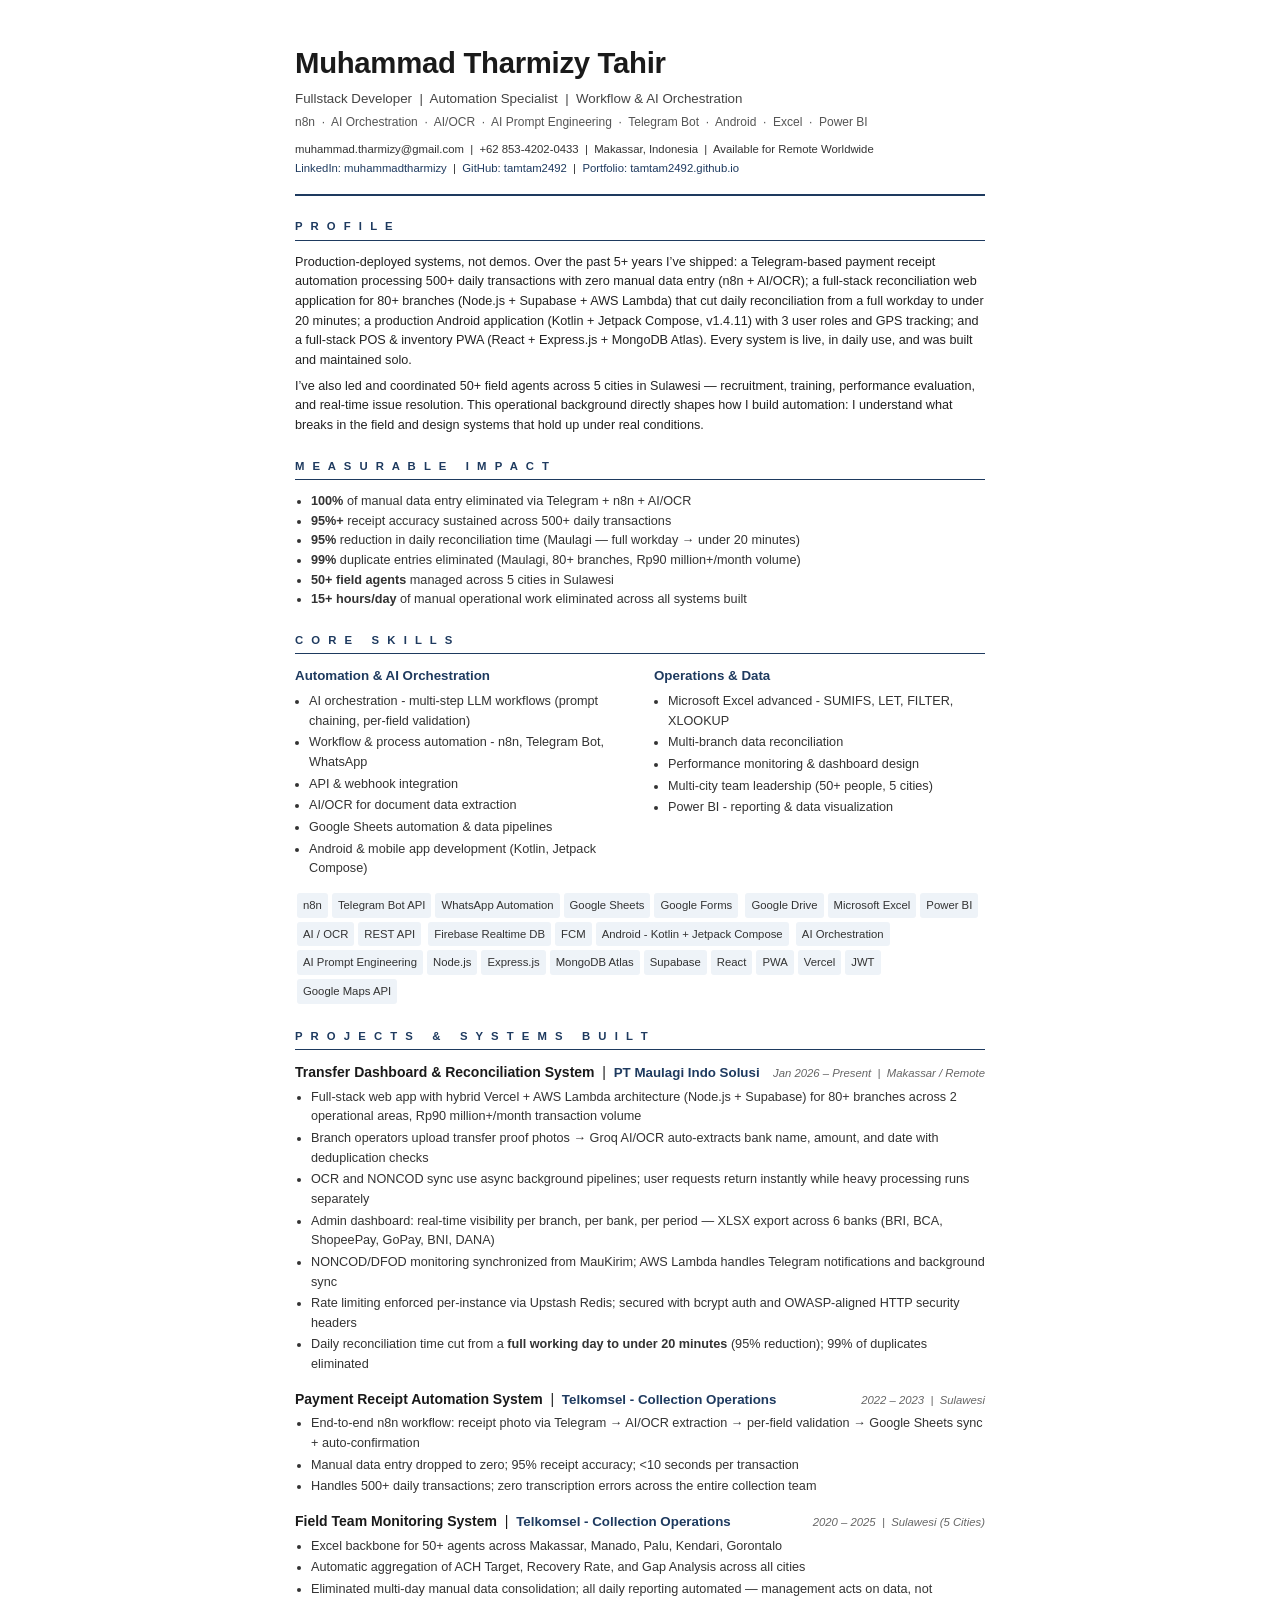
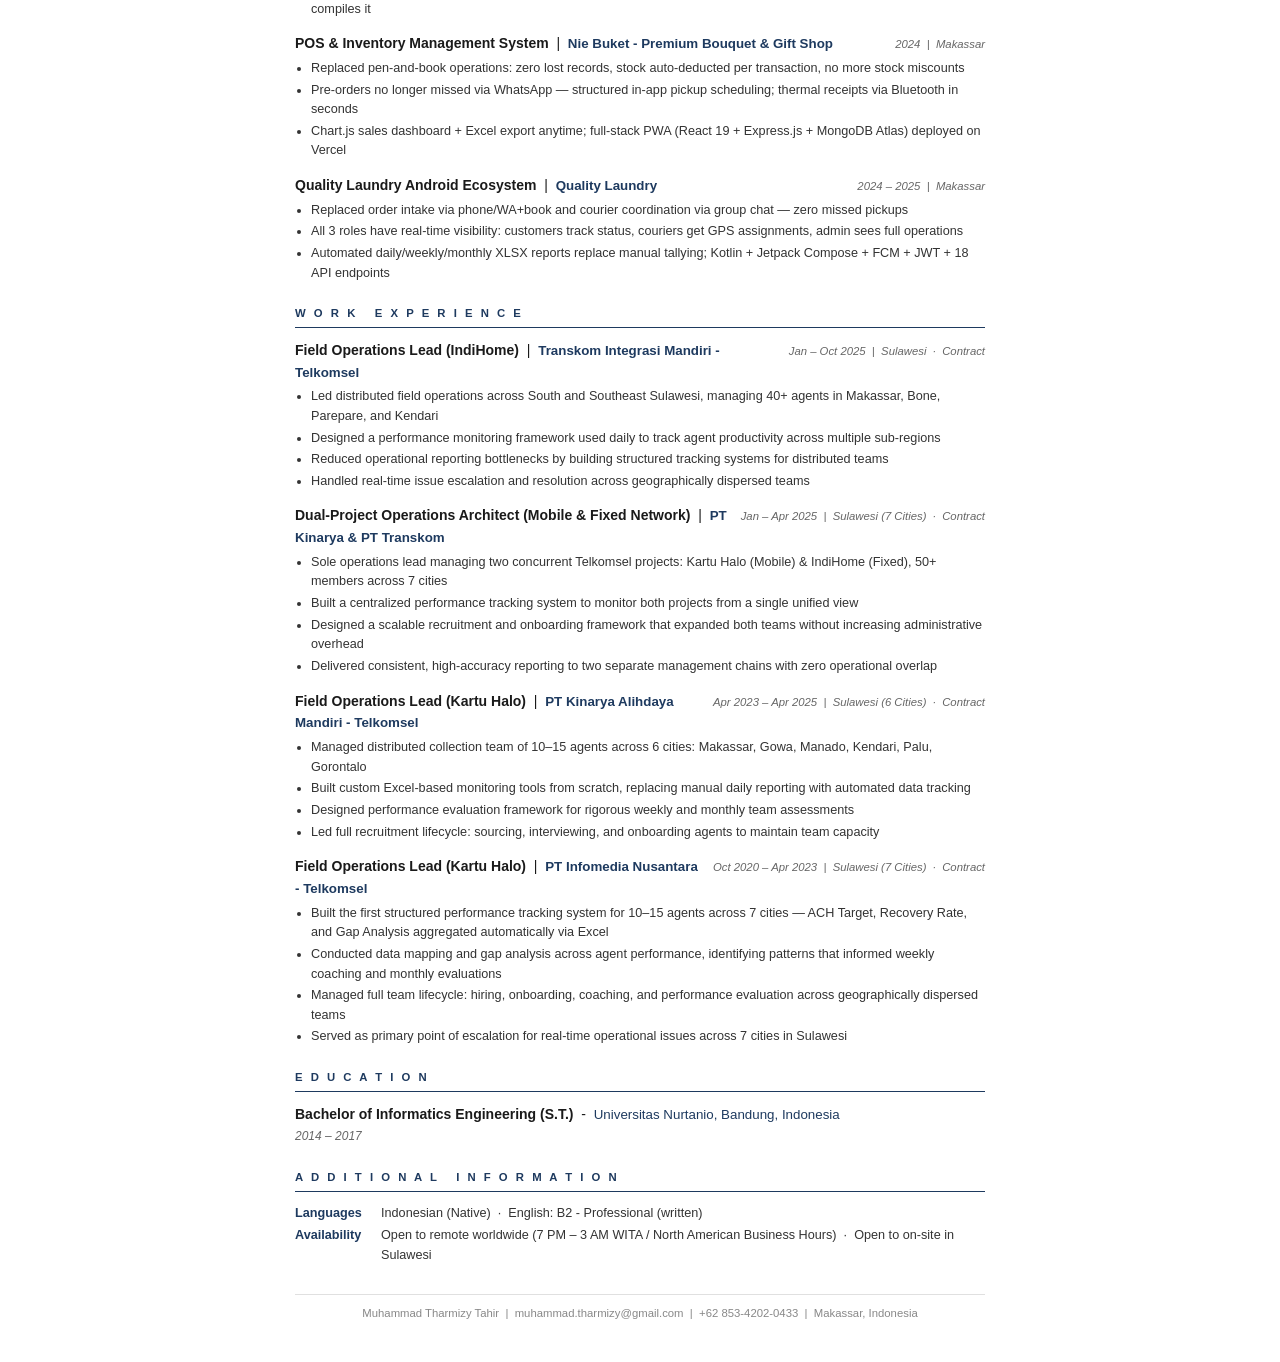
<file: cv-en.html>
<!DOCTYPE html>
<html lang="en">
<head>
<meta charset="UTF-8"/>
<meta name="viewport" content="width=device-width,initial-scale=1.0"/>
<title>CV - Muhammad Tharmizy Tahir</title>
<style>
* { box-sizing: border-box; margin: 0; padding: 0; }
body {
  font-family: Calibri, 'Segoe UI', Arial, sans-serif;
  font-size: 10.5pt;
  color: #1a1a1a;
  background: #fff;
  line-height: 1.55;
}
.page {
  max-width: 794px;
  margin: 0 auto;
  padding: 40px 52px;
}
/* ── Header ── */
.header {
  border-bottom: 2px solid #1e3a5f;
  padding: 0 0 16px;
  margin-bottom: 20px;
  display: flex;
  align-items: center;
  gap: 20px;
}
.header-text { flex: 1; }
.header h1 { font-size: 22pt; font-weight: 700; letter-spacing: -0.3px; color: #1a1a1a; }
.header .subtitle { font-size: 10pt; color: #444; margin-top: 4px; }
.header .tagline { font-size: 9pt; color: #555; margin-top: 3px; }
.header .contact-line { font-size: 8.5pt; color: #333; margin-top: 8px; line-height: 1.7; }
.header .contact-line a { color: #1e3a5f; text-decoration: none; }
.foto {
  width: 90px; height: 110px;
  object-fit: cover; object-position: top;
  border-radius: 5px;
  border: 1px solid #ccc;
  flex-shrink: 0;
}
/* ── Section heading ── */
h2.section {
  font-size: 8.5pt;
  font-weight: 700;
  letter-spacing: 2.5px;
  text-transform: uppercase;
  color: #1e3a5f;
  border-bottom: 1.5px solid #1e3a5f;
  padding-bottom: 4px;
  margin-bottom: 12px;
  margin-top: 22px;
}
/* ── Stats (plain list, ATS-safe) ── */
/* ── Skills ── */
.skills-grid {
  display: grid;
  grid-template-columns: 1fr 1fr;
  gap: 0 28px;
}
.skills-col h4 { font-weight: 700; font-size: 10pt; margin-bottom: 5px; color: #1e3a5f; }
.skills-col ul { padding-left: 14px; }
.skills-col li { font-size: 9.5pt; color: #333; margin-bottom: 2px; }
/* ── Tools ── */
.tools-line { font-size: 8.5pt; color: #333; margin-top: 10px; line-height: 2; }
.tools-line span {
  display: inline-block;
  background: #eef3f8;
  border-radius: 3px;
  padding: 1px 6px;
  margin: 2px 2px;
}
/* ── Project / Job ── */
.job { margin-bottom: 14px; page-break-inside: avoid; }
.job-header {
  display: flex;
  justify-content: space-between;
  align-items: baseline;
  gap: 8px;
  margin-bottom: 2px;
}
.job-title { font-size: 10.5pt; font-weight: 700; color: #1a1a1a; }
.job-company { font-size: 10pt; font-weight: 700; color: #1e3a5f; }
.job-meta { font-size: 8.5pt; color: #666; font-style: italic; white-space: nowrap; }
.job ul { padding-left: 16px; margin-top: 4px; }
.job li { font-size: 9.5pt; color: #333; margin-bottom: 2px; }
/* ── Education ── */
.edu { margin-top: 8px; }
.edu .degree { font-weight: 700; font-size: 10.5pt; }
.edu .uni { color: #1e3a5f; font-size: 10pt; }
.edu .year { font-size: 9pt; color: #666; font-style: italic; }
/* ── Info row ── */
.info-row { display: flex; gap: 6px; margin-bottom: 3px; font-size: 9.5pt; }
.info-key { font-weight: 700; min-width: 80px; color: #1e3a5f; }
.info-val { color: #333; }
/* ── Footer ── */
.footer {
  text-align: center;
  font-size: 8.5pt;
  color: #888;
  margin-top: 28px;
  border-top: 1px solid #e0e0e0;
  padding-top: 10px;
}
@media print {
  body { background: #fff; }
  .page { padding: 28px 36px; max-width: 100%; }
  @page { margin: 1.2cm; size: A4; }
}
</style>
</head>
<body>
<div class="page">

<!-- HEADER -->
<div class="header">
  <div class="header-text">
    <h1>Muhammad Tharmizy Tahir</h1>
    <div class="subtitle">Fullstack Developer &nbsp;|&nbsp; Automation Specialist &nbsp;|&nbsp; Workflow &amp; AI Orchestration</div>
    <div class="tagline">n8n &nbsp;&middot;&nbsp; AI Orchestration &nbsp;&middot;&nbsp; AI/OCR &nbsp;&middot;&nbsp; AI Prompt Engineering &nbsp;&middot;&nbsp; Telegram Bot &nbsp;&middot;&nbsp; Android &nbsp;&middot;&nbsp; Excel &nbsp;&middot;&nbsp; Power BI</div>
    <div class="contact-line">
      muhammad.tharmizy@gmail.com &nbsp;|&nbsp; +62 853-4202-0433 &nbsp;|&nbsp; Makassar, Indonesia &nbsp;|&nbsp; Available for Remote Worldwide<br/>
      <a href="https://linkedin.com/in/muhammadtharmizy">LinkedIn: muhammadtharmizy</a> &nbsp;|&nbsp;
      <a href="https://github.com/tamtam2492">GitHub: tamtam2492</a> &nbsp;|&nbsp;
      <a href="https://tamtam2492.github.io">Portfolio: tamtam2492.github.io</a>
    </div>
  </div>
</div>

<!-- PROFILE -->
<h2 class="section">P R O F I L E</h2>
<p style="font-size:9.5pt;color:#222;margin-bottom:6px;">
Production-deployed systems, not demos. Over the past 5+ years I&rsquo;ve shipped: a Telegram-based payment receipt automation processing 500+ daily transactions with zero manual data entry (n8n + AI/OCR); a full-stack reconciliation web application for 80+ branches (Node.js + Supabase + AWS Lambda) that cut daily reconciliation from a full workday to under 20 minutes; a production Android application (Kotlin + Jetpack Compose, v1.4.11) with 3 user roles and GPS tracking; and a full-stack POS &amp; inventory PWA (React + Express.js + MongoDB Atlas). Every system is live, in daily use, and was built and maintained solo.
</p>
<p style="font-size:9.5pt;color:#222;">
I&rsquo;ve also led and coordinated 50+ field agents across 5 cities in Sulawesi &mdash; recruitment, training, performance evaluation, and real-time issue resolution. This operational background directly shapes how I build automation: I understand what breaks in the field and design systems that hold up under real conditions.
</p>

<!-- STATS -->
<h2 class="section">M E A S U R A B L E &nbsp; I M P A C T</h2>
<ul style="padding-left:16px;font-size:9.5pt;color:#333;margin-bottom:4px;">
  <li><strong>100%</strong> of manual data entry eliminated via Telegram + n8n + AI/OCR</li>
  <li><strong>95%+</strong> receipt accuracy sustained across 500+ daily transactions</li>
  <li><strong>95%</strong> reduction in daily reconciliation time (Maulagi &mdash; full workday &rarr; under 20 minutes)</li>
  <li><strong>99%</strong> duplicate entries eliminated (Maulagi, 80+ branches, Rp90 million+/month volume)</li>
  <li><strong>50+ field agents</strong> managed across 5 cities in Sulawesi</li>
  <li><strong>15+ hours/day</strong> of manual operational work eliminated across all systems built</li>
</ul>

<!-- CORE SKILLS -->
<h2 class="section">C O R E &nbsp; S K I L L S</h2>
<div class="skills-grid">
  <div class="skills-col">
    <h4>Automation &amp; AI Orchestration</h4>
    <ul>
      <li>AI orchestration - multi-step LLM workflows (prompt chaining, per-field validation)</li>
      <li>Workflow &amp; process automation - n8n, Telegram Bot, WhatsApp</li>
      <li>API &amp; webhook integration</li>
      <li>AI/OCR for document data extraction</li>
      <li>Google Sheets automation &amp; data pipelines</li>
      <li>Android &amp; mobile app development (Kotlin, Jetpack Compose)</li>
    </ul>
  </div>
  <div class="skills-col">
    <h4>Operations &amp; Data</h4>
    <ul>
      <li>Microsoft Excel advanced - SUMIFS, LET, FILTER, XLOOKUP</li>
      <li>Multi-branch data reconciliation</li>
      <li>Performance monitoring &amp; dashboard design</li>
      <li>Multi-city team leadership (50+ people, 5 cities)</li>
      <li>Power BI - reporting &amp; data visualization</li>
    </ul>
  </div>
</div>
<div class="tools-line">
  <span>n8n</span><span>Telegram Bot API</span><span>WhatsApp Automation</span><span>Google Sheets</span><span>Google Forms</span>
  <span>Google Drive</span><span>Microsoft Excel</span><span>Power BI</span><span>AI / OCR</span><span>REST API</span>
  <span>Firebase Realtime DB</span><span>FCM</span><span>Android - Kotlin + Jetpack Compose</span>
  <span>AI Orchestration</span><span>AI Prompt Engineering</span><span>Node.js</span><span>Express.js</span><span>MongoDB Atlas</span><span>Supabase</span><span>React</span><span>PWA</span><span>Vercel</span><span>JWT</span><span>Google Maps API</span>
</div>

<!-- PROJECTS & SYSTEMS BUILT -->
<h2 class="section">P R O J E C T S &nbsp; &amp; &nbsp; S Y S T E M S &nbsp; B U I L T</h2>

<div class="job">
  <div class="job-header">
    <span><span class="job-title">Transfer Dashboard &amp; Reconciliation System</span> &nbsp;|&nbsp; <span class="job-company">PT Maulagi Indo Solusi</span></span>
    <span class="job-meta">Jan 2026 – Present &nbsp;|&nbsp; Makassar / Remote</span>
  </div>
  <ul>
    <li>Full-stack web app with hybrid Vercel + AWS Lambda architecture (Node.js + Supabase) for 80+ branches across 2 operational areas, Rp90 million+/month transaction volume</li>
    <li>Branch operators upload transfer proof photos → Groq AI/OCR auto-extracts bank name, amount, and date with deduplication checks</li>
    <li>OCR and NONCOD sync use async background pipelines; user requests return instantly while heavy processing runs separately</li>
    <li>Admin dashboard: real-time visibility per branch, per bank, per period — XLSX export across 6 banks (BRI, BCA, ShopeePay, GoPay, BNI, DANA)</li>
    <li>NONCOD/DFOD monitoring synchronized from MauKirim; AWS Lambda handles Telegram notifications and background sync</li>
    <li>Rate limiting enforced per-instance via Upstash Redis; secured with bcrypt auth and OWASP-aligned HTTP security headers</li>
    <li>Daily reconciliation time cut from a <strong>full working day to under 20 minutes</strong> (95% reduction); 99% of duplicates eliminated</li>
  </ul>
</div>

<div class="job">
  <div class="job-header">
    <span><span class="job-title">Payment Receipt Automation System</span> &nbsp;|&nbsp; <span class="job-company">Telkomsel - Collection Operations</span></span>
    <span class="job-meta">2022 – 2023 &nbsp;|&nbsp; Sulawesi</span>
  </div>
  <ul>
    <li>End-to-end n8n workflow: receipt photo via Telegram &#x2192; AI/OCR extraction &#x2192; per-field validation &#x2192; Google Sheets sync + auto-confirmation</li>
    <li>Manual data entry dropped to zero; 95% receipt accuracy; &lt;10 seconds per transaction</li>
    <li>Handles 500+ daily transactions; zero transcription errors across the entire collection team</li>
  </ul>
</div>

<div class="job">
  <div class="job-header">
    <span><span class="job-title">Field Team Monitoring System</span> &nbsp;|&nbsp; <span class="job-company">Telkomsel - Collection Operations</span></span>
    <span class="job-meta">2020 – 2025 &nbsp;|&nbsp; Sulawesi (5 Cities)</span>
  </div>
  <ul>
    <li>Excel backbone for 50+ agents across Makassar, Manado, Palu, Kendari, Gorontalo</li>
    <li>Automatic aggregation of ACH Target, Recovery Rate, and Gap Analysis across all cities</li>
    <li>Eliminated multi-day manual data consolidation; all daily reporting automated — management acts on data, not compiles it</li>
  </ul>
</div>

<div class="job">
  <div class="job-header">
    <span><span class="job-title">POS &amp; Inventory Management System</span> &nbsp;|&nbsp; <span class="job-company">Nie Buket - Premium Bouquet &amp; Gift Shop</span></span>
    <span class="job-meta">2024 &nbsp;|&nbsp; Makassar</span>
  </div>
  <ul>
    <li>Replaced pen-and-book operations: zero lost records, stock auto-deducted per transaction, no more stock miscounts</li>
    <li>Pre-orders no longer missed via WhatsApp — structured in-app pickup scheduling; thermal receipts via Bluetooth in seconds</li>
    <li>Chart.js sales dashboard + Excel export anytime; full-stack PWA (React 19 + Express.js + MongoDB Atlas) deployed on Vercel</li>
  </ul>
</div>

<div class="job">
  <div class="job-header">
    <span><span class="job-title">Quality Laundry Android Ecosystem</span> &nbsp;|&nbsp; <span class="job-company">Quality Laundry</span></span>
    <span class="job-meta">2024 – 2025 &nbsp;|&nbsp; Makassar</span>
  </div>
  <ul>
    <li>Replaced order intake via phone/WA+book and courier coordination via group chat — zero missed pickups</li>
    <li>All 3 roles have real-time visibility: customers track status, couriers get GPS assignments, admin sees full operations</li>
    <li>Automated daily/weekly/monthly XLSX reports replace manual tallying; Kotlin + Jetpack Compose + FCM + JWT + 18 API endpoints</li>
  </ul>
</div>

<!-- WORK EXPERIENCE -->
<h2 class="section">W O R K &nbsp; E X P E R I E N C E</h2>

<div class="job">
  <div class="job-header">
    <span><span class="job-title">Field Operations Lead (IndiHome)</span> &nbsp;|&nbsp; <span class="job-company">Transkom Integrasi Mandiri - Telkomsel</span></span>
    <span class="job-meta">Jan – Oct 2025 &nbsp;|&nbsp; Sulawesi &nbsp;&middot;&nbsp; Contract</span>
  </div>
  <ul>
    <li>Led distributed field operations across South and Southeast Sulawesi, managing 40+ agents in Makassar, Bone, Parepare, and Kendari</li>
    <li>Designed a performance monitoring framework used daily to track agent productivity across multiple sub-regions</li>
    <li>Reduced operational reporting bottlenecks by building structured tracking systems for distributed teams</li>
    <li>Handled real-time issue escalation and resolution across geographically dispersed teams</li>
  </ul>
</div>

<div class="job">
  <div class="job-header">
    <span><span class="job-title">Dual-Project Operations Architect (Mobile &amp; Fixed Network)</span> &nbsp;|&nbsp; <span class="job-company">PT Kinarya &amp; PT Transkom</span></span>
    <span class="job-meta">Jan – Apr 2025 &nbsp;|&nbsp; Sulawesi (7 Cities) &nbsp;&middot;&nbsp; Contract</span>
  </div>
  <ul>
    <li>Sole operations lead managing two concurrent Telkomsel projects: Kartu Halo (Mobile) &amp; IndiHome (Fixed), 50+ members across 7 cities</li>
    <li>Built a centralized performance tracking system to monitor both projects from a single unified view</li>
    <li>Designed a scalable recruitment and onboarding framework that expanded both teams without increasing administrative overhead</li>
    <li>Delivered consistent, high-accuracy reporting to two separate management chains with zero operational overlap</li>
  </ul>
</div>

<div class="job">
  <div class="job-header">
    <span><span class="job-title">Field Operations Lead (Kartu Halo)</span> &nbsp;|&nbsp; <span class="job-company">PT Kinarya Alihdaya Mandiri - Telkomsel</span></span>
    <span class="job-meta">Apr 2023 – Apr 2025 &nbsp;|&nbsp; Sulawesi (6 Cities) &nbsp;&middot;&nbsp; Contract</span>
  </div>
  <ul>
    <li>Managed distributed collection team of 10–15 agents across 6 cities: Makassar, Gowa, Manado, Kendari, Palu, Gorontalo</li>
    <li>Built custom Excel-based monitoring tools from scratch, replacing manual daily reporting with automated data tracking</li>
    <li>Designed performance evaluation framework for rigorous weekly and monthly team assessments</li>
    <li>Led full recruitment lifecycle: sourcing, interviewing, and onboarding agents to maintain team capacity</li>
  </ul>
</div>

<div class="job">
  <div class="job-header">
    <span><span class="job-title">Field Operations Lead (Kartu Halo)</span> &nbsp;|&nbsp; <span class="job-company">PT Infomedia Nusantara - Telkomsel</span></span>
    <span class="job-meta">Oct 2020 – Apr 2023 &nbsp;|&nbsp; Sulawesi (7 Cities) &nbsp;&middot;&nbsp; Contract</span>
  </div>
  <ul>
    <li>Built the first structured performance tracking system for 10–15 agents across 7 cities — ACH Target, Recovery Rate, and Gap Analysis aggregated automatically via Excel</li>
    <li>Conducted data mapping and gap analysis across agent performance, identifying patterns that informed weekly coaching and monthly evaluations</li>
    <li>Managed full team lifecycle: hiring, onboarding, coaching, and performance evaluation across geographically dispersed teams</li>
    <li>Served as primary point of escalation for real-time operational issues across 7 cities in Sulawesi</li>
  </ul>
</div>

<!-- EDUCATION -->
<h2 class="section">E D U C A T I O N</h2>
<div class="edu">
  <span class="degree">Bachelor of Informatics Engineering (S.T.)</span> &nbsp;-&nbsp;
  <span class="uni">Universitas Nurtanio, Bandung, Indonesia</span><br/>
  <span class="year">2014 – 2017</span>
</div>

<!-- ADDITIONAL -->
<h2 class="section">A D D I T I O N A L &nbsp; I N F O R M A T I O N</h2>
<div class="info-row"><span class="info-key">Languages</span><span class="info-val">Indonesian (Native) &nbsp;&middot;&nbsp; English: B2 - Professional (written)</span></div>
<div class="info-row"><span class="info-key">Availability</span><span class="info-val">Open to remote worldwide (7 PM – 3 AM WITA / North American Business Hours) &nbsp;&middot;&nbsp; Open to on-site in Sulawesi</span></div>


<div class="footer">
  Muhammad Tharmizy Tahir &nbsp;|&nbsp; muhammad.tharmizy@gmail.com &nbsp;|&nbsp; +62 853-4202-0433 &nbsp;|&nbsp; Makassar, Indonesia
</div>

</div>
</body>
</html>
</file>
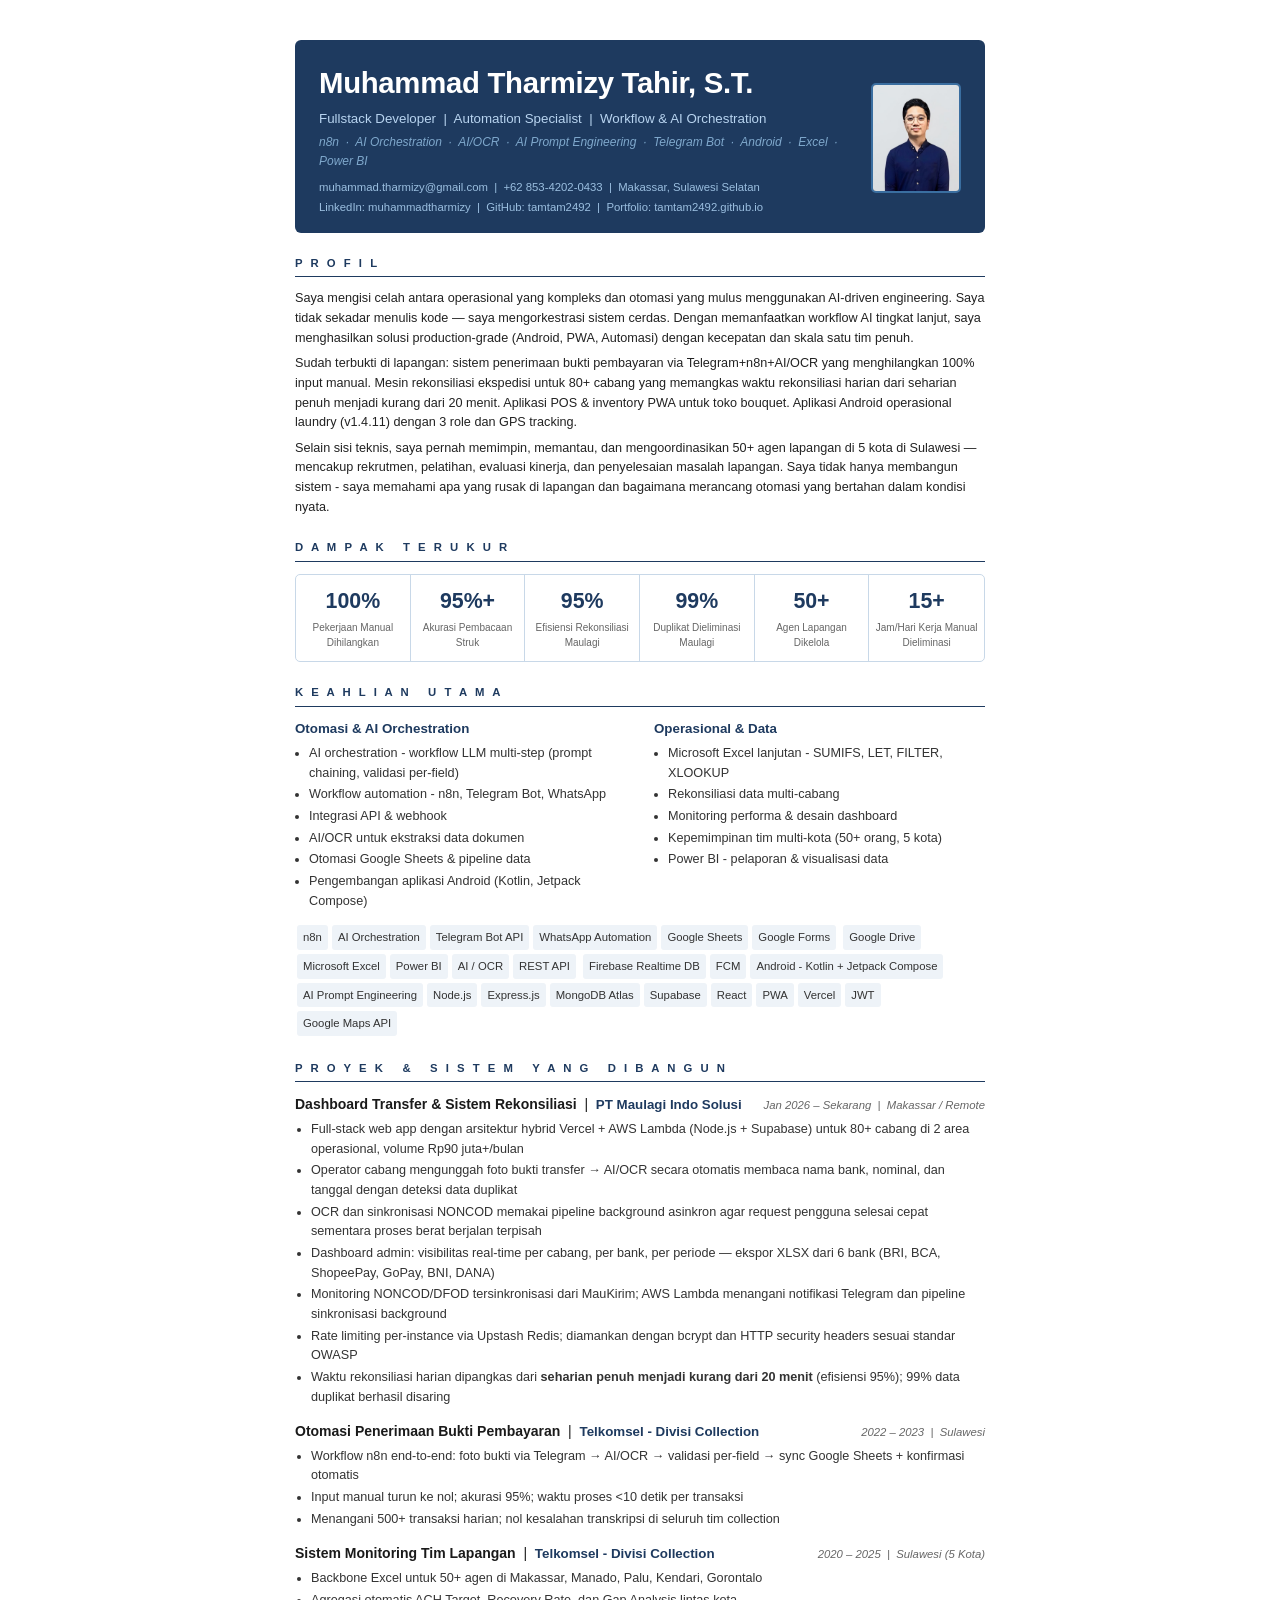
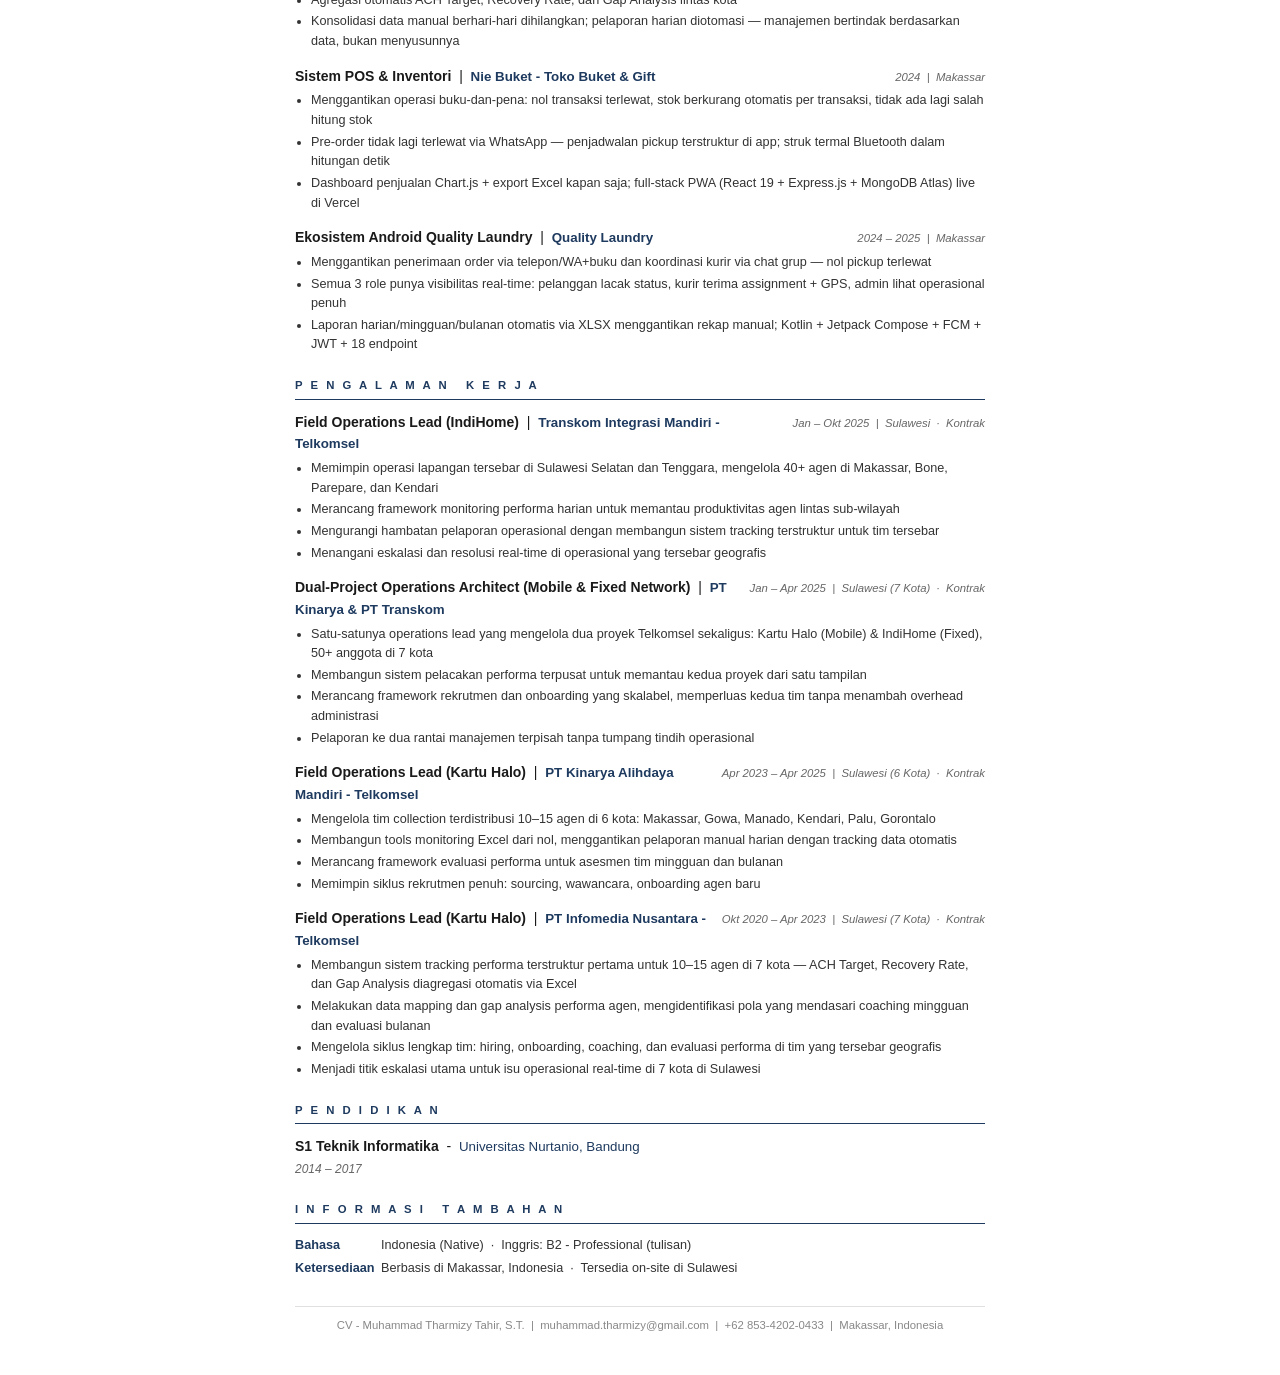
<file: cv-id.html>
<!DOCTYPE html>
<html lang="id">
<head>
<meta charset="UTF-8"/>
<meta name="viewport" content="width=device-width,initial-scale=1.0"/>
<title>CV - Muhammad Tharmizy Tahir, S.T.</title>
<style>
* { box-sizing: border-box; margin: 0; padding: 0; }
body {
  font-family: Calibri, 'Segoe UI', Arial, sans-serif;
  font-size: 10.5pt;
  color: #1a1a1a;
  background: #fff;
  line-height: 1.55;
}
.page {
  max-width: 794px;
  margin: 0 auto;
  padding: 40px 52px;
}
/* ── Header ── */
.header {
  background: #1e3a5f;
  color: #fff;
  border-radius: 6px;
  padding: 20px 24px 16px;
  margin-bottom: 20px;
  display: flex;
  align-items: center;
  gap: 20px;
}
.header-text { flex: 1; }
.header h1 { font-size: 22pt; font-weight: 700; letter-spacing: -0.3px; }
.header .subtitle { font-size: 10pt; color: #b8d4f0; margin-top: 4px; }
.header .tagline { font-size: 9pt; color: #7fa8cc; margin-top: 3px; font-style: italic; }
.header .contact-line { font-size: 8.5pt; color: #9bbfe0; margin-top: 8px; line-height: 1.7; }
.header .contact-line a { color: #9bbfe0; text-decoration: none; }
.foto {
  width: 90px; height: 110px;
  object-fit: cover; object-position: top;
  border-radius: 5px;
  border: 2px solid #3a6ea0;
  flex-shrink: 0;
}
/* ── Section heading ── */
h2.section {
  font-size: 8.5pt;
  font-weight: 700;
  letter-spacing: 2.5px;
  text-transform: uppercase;
  color: #1e3a5f;
  border-bottom: 1.5px solid #1e3a5f;
  padding-bottom: 4px;
  margin-bottom: 12px;
  margin-top: 22px;
}
/* ── Stats bar ── */
.stats-bar {
  display: grid;
  grid-template-columns: repeat(6, 1fr);
  gap: 0;
  border: 1px solid #c8d8e8;
  border-radius: 5px;
  overflow: hidden;
  margin-bottom: 4px;
}
.stat-cell {
  padding: 10px 6px;
  text-align: center;
  border-right: 1px solid #c8d8e8;
}
.stat-cell:last-child { border-right: none; }
.stat-val { font-size: 16pt; font-weight: 700; color: #1e3a5f; }
.stat-label { font-size: 7.5pt; color: #666; margin-top: 2px; }
/* ── Skills ── */
.skills-grid {
  display: grid;
  grid-template-columns: 1fr 1fr;
  gap: 0 28px;
}
.skills-col h4 { font-weight: 700; font-size: 10pt; margin-bottom: 5px; color: #1e3a5f; }
.skills-col ul { padding-left: 14px; }
.skills-col li { font-size: 9.5pt; color: #333; margin-bottom: 2px; }
/* ── Tools ── */
.tools-line { font-size: 8.5pt; color: #333; margin-top: 10px; line-height: 2; }
.tools-line span {
  display: inline-block;
  background: #eef3f8;
  border-radius: 3px;
  padding: 1px 6px;
  margin: 2px 2px;
}
/* ── Project / Job ── */
.job { margin-bottom: 14px; page-break-inside: avoid; }
.job-header {
  display: flex;
  justify-content: space-between;
  align-items: baseline;
  gap: 8px;
  margin-bottom: 2px;
}
.job-title { font-size: 10.5pt; font-weight: 700; color: #1a1a1a; }
.job-company { font-size: 10pt; font-weight: 700; color: #1e3a5f; }
.job-meta { font-size: 8.5pt; color: #666; font-style: italic; white-space: nowrap; }
.job ul { padding-left: 16px; margin-top: 4px; }
.job li { font-size: 9.5pt; color: #333; margin-bottom: 2px; }
/* ── Education ── */
.edu { margin-top: 8px; }
.edu .degree { font-weight: 700; font-size: 10.5pt; }
.edu .uni { color: #1e3a5f; font-size: 10pt; }
.edu .year { font-size: 9pt; color: #666; font-style: italic; }
/* ── Info row ── */
.info-row { display: flex; gap: 6px; margin-bottom: 3px; font-size: 9.5pt; }
.info-key { font-weight: 700; min-width: 80px; color: #1e3a5f; }
.info-val { color: #333; }
/* ── Footer ── */
.footer {
  text-align: center;
  font-size: 8.5pt;
  color: #888;
  margin-top: 28px;
  border-top: 1px solid #e0e0e0;
  padding-top: 10px;
}
@media print {
  body { background: #fff; }
  .page { padding: 28px 36px; max-width: 100%; }
  @page { margin: 1.2cm; size: A4; }
}
</style>
</head>
<body>
<div class="page">

<!-- HEADER -->
<div class="header">
  <div class="header-text">
    <h1>Muhammad Tharmizy Tahir, S.T.</h1>
    <div class="subtitle">Fullstack Developer &nbsp;|&nbsp; Automation Specialist &nbsp;|&nbsp; Workflow &amp; AI Orchestration</div>
    <div class="tagline">n8n &nbsp;·&nbsp; AI Orchestration &nbsp;·&nbsp; AI/OCR &nbsp;·&nbsp; AI Prompt Engineering &nbsp;·&nbsp; Telegram Bot &nbsp;·&nbsp; Android &nbsp;·&nbsp; Excel &nbsp;·&nbsp; Power BI</div>
    <div class="contact-line">
      muhammad.tharmizy@gmail.com &nbsp;|&nbsp; +62 853-4202-0433 &nbsp;|&nbsp; Makassar, Sulawesi Selatan<br/>
      <a href="https://linkedin.com/in/muhammadtharmizy">LinkedIn: muhammadtharmizy</a> &nbsp;|&nbsp;
      <a href="https://github.com/tamtam2492">GitHub: tamtam2492</a> &nbsp;|&nbsp;
      <a href="https://tamtam2492.github.io">Portfolio: tamtam2492.github.io</a>
    </div>
  </div>
  <img class="foto" src="[data-uri]" alt="Foto Muhammad Tharmizy Tahir"/>
</div>

<!-- PROFIL -->
<h2 class="section">P R O F I L</h2>
<p style="font-size:9.5pt;color:#222;margin-bottom:6px;">
Saya mengisi celah antara operasional yang kompleks dan otomasi yang mulus menggunakan AI-driven engineering.
Saya tidak sekadar menulis kode &mdash; saya mengorkestrasi sistem cerdas. Dengan memanfaatkan workflow AI tingkat lanjut,
saya menghasilkan solusi production-grade (Android, PWA, Automasi) dengan kecepatan dan skala satu tim penuh.
</p>
<p style="font-size:9.5pt;color:#222;margin-bottom:6px;">
Sudah terbukti di lapangan: sistem penerimaan bukti pembayaran via Telegram+n8n+AI/OCR yang menghilangkan 100% input manual.
  Mesin rekonsiliasi ekspedisi untuk 80+ cabang yang memangkas waktu rekonsiliasi harian dari seharian penuh menjadi kurang dari 20 menit.
Aplikasi POS &amp; inventory PWA untuk toko bouquet. Aplikasi Android operasional laundry (v1.4.11) dengan 3 role dan GPS tracking.
</p>
<p style="font-size:9.5pt;color:#222;">
Selain sisi teknis, saya pernah memimpin, memantau, dan mengoordinasikan 50+ agen lapangan di 5 kota di Sulawesi — mencakup rekrutmen, pelatihan, evaluasi kinerja, dan penyelesaian masalah lapangan.
Saya tidak hanya membangun sistem - saya memahami apa yang rusak di lapangan dan bagaimana merancang otomasi yang bertahan dalam kondisi nyata.
</p>

<!-- STATISTIK -->
<h2 class="section">D A M P A K &nbsp; T E R U K U R</h2>
<div class="stats-bar">
  <div class="stat-cell"><div class="stat-val">100%</div><div class="stat-label">Pekerjaan Manual Dihilangkan</div></div>
  <div class="stat-cell"><div class="stat-val">95%+</div><div class="stat-label">Akurasi Pembacaan Struk</div></div>
  <div class="stat-cell"><div class="stat-val">95%</div><div class="stat-label">Efisiensi Rekonsiliasi Maulagi</div></div>
  <div class="stat-cell"><div class="stat-val">99%</div><div class="stat-label">Duplikat Dieliminasi Maulagi</div></div>
  <div class="stat-cell"><div class="stat-val">50+</div><div class="stat-label">Agen Lapangan Dikelola</div></div>
  <div class="stat-cell"><div class="stat-val">15+</div><div class="stat-label">Jam/Hari Kerja Manual Dieliminasi</div></div>
</div>

<!-- KEAHLIAN -->
<h2 class="section">K E A H L I A N &nbsp; U T A M A</h2>
<div class="skills-grid">
  <div class="skills-col">
    <h4>Otomasi &amp; AI Orchestration</h4>
    <ul>
      <li>AI orchestration - workflow LLM multi-step (prompt chaining, validasi per-field)</li>
      <li>Workflow automation - n8n, Telegram Bot, WhatsApp</li>
      <li>Integrasi API &amp; webhook</li>
      <li>AI/OCR untuk ekstraksi data dokumen</li>
      <li>Otomasi Google Sheets &amp; pipeline data</li>
      <li>Pengembangan aplikasi Android (Kotlin, Jetpack Compose)</li>
    </ul>
  </div>
  <div class="skills-col">
    <h4>Operasional &amp; Data</h4>
    <ul>
      <li>Microsoft Excel lanjutan - SUMIFS, LET, FILTER, XLOOKUP</li>
      <li>Rekonsiliasi data multi-cabang</li>
      <li>Monitoring performa &amp; desain dashboard</li>
      <li>Kepemimpinan tim multi-kota (50+ orang, 5 kota)</li>
      <li>Power BI - pelaporan &amp; visualisasi data</li>
    </ul>
  </div>
</div>
<div class="tools-line">
  <span>n8n</span><span>AI Orchestration</span><span>Telegram Bot API</span><span>WhatsApp Automation</span><span>Google Sheets</span><span>Google Forms</span>
  <span>Google Drive</span><span>Microsoft Excel</span><span>Power BI</span><span>AI / OCR</span><span>REST API</span>
  <span>Firebase Realtime DB</span><span>FCM</span><span>Android - Kotlin + Jetpack Compose</span>
  <span>AI Prompt Engineering</span><span>Node.js</span><span>Express.js</span><span>MongoDB Atlas</span><span>Supabase</span><span>React</span><span>PWA</span><span>Vercel</span><span>JWT</span><span>Google Maps API</span>
</div>
<h2 class="section">P R O Y E K &nbsp; &amp; &nbsp; S I S T E M &nbsp; Y A N G &nbsp; D I B A N G U N</h2>

<div class="job">
  <div class="job-header">
    <span><span class="job-title">Dashboard Transfer &amp; Sistem Rekonsiliasi</span> &nbsp;|&nbsp; <span class="job-company">PT Maulagi Indo Solusi</span></span>
    <span class="job-meta">Jan 2026 – Sekarang &nbsp;|&nbsp; Makassar / Remote</span>
  </div>
  <ul>
    <li>Full-stack web app dengan arsitektur hybrid Vercel + AWS Lambda (Node.js + Supabase) untuk 80+ cabang di 2 area operasional, volume Rp90 juta+/bulan</li>
    <li>Operator cabang mengunggah foto bukti transfer &#x2192; AI/OCR secara otomatis membaca nama bank, nominal, dan tanggal dengan deteksi data duplikat</li>
    <li>OCR dan sinkronisasi NONCOD memakai pipeline background asinkron agar request pengguna selesai cepat sementara proses berat berjalan terpisah</li>
    <li>Dashboard admin: visibilitas real-time per cabang, per bank, per periode — ekspor XLSX dari 6 bank (BRI, BCA, ShopeePay, GoPay, BNI, DANA)</li>
    <li>Monitoring NONCOD/DFOD tersinkronisasi dari MauKirim; AWS Lambda menangani notifikasi Telegram dan pipeline sinkronisasi background</li>
    <li>Rate limiting per-instance via Upstash Redis; diamankan dengan bcrypt dan HTTP security headers sesuai standar OWASP</li>
    <li>Waktu rekonsiliasi harian dipangkas dari <strong>seharian penuh menjadi kurang dari 20 menit</strong> (efisiensi 95%); 99% data duplikat berhasil disaring</li>
  </ul>
</div>

<div class="job">
  <div class="job-header">
    <span><span class="job-title">Otomasi Penerimaan Bukti Pembayaran</span> &nbsp;|&nbsp; <span class="job-company">Telkomsel - Divisi Collection</span></span>
    <span class="job-meta">2022 – 2023 &nbsp;|&nbsp; Sulawesi</span>
  </div>
  <ul>
    <li>Workflow n8n end-to-end: foto bukti via Telegram &#x2192; AI/OCR &#x2192; validasi per-field &#x2192; sync Google Sheets + konfirmasi otomatis</li>
    <li>Input manual turun ke nol; akurasi 95%; waktu proses &lt;10 detik per transaksi</li>
    <li>Menangani 500+ transaksi harian; nol kesalahan transkripsi di seluruh tim collection</li>
  </ul>
</div>

<div class="job">
  <div class="job-header">
    <span><span class="job-title">Sistem Monitoring Tim Lapangan</span> &nbsp;|&nbsp; <span class="job-company">Telkomsel - Divisi Collection</span></span>
    <span class="job-meta">2020 – 2025 &nbsp;|&nbsp; Sulawesi (5 Kota)</span>
  </div>
  <ul>
    <li>Backbone Excel untuk 50+ agen di Makassar, Manado, Palu, Kendari, Gorontalo</li>
    <li>Agregasi otomatis ACH Target, Recovery Rate, dan Gap Analysis lintas kota</li>
    <li>Konsolidasi data manual berhari-hari dihilangkan; pelaporan harian diotomasi — manajemen bertindak berdasarkan data, bukan menyusunnya</li>
  </ul>
</div>

<div class="job">
  <div class="job-header">
    <span><span class="job-title">Sistem POS &amp; Inventori</span> &nbsp;|&nbsp; <span class="job-company">Nie Buket - Toko Buket &amp; Gift</span></span>
    <span class="job-meta">2024 &nbsp;|&nbsp; Makassar</span>
  </div>
  <ul>
    <li>Menggantikan operasi buku-dan-pena: nol transaksi terlewat, stok berkurang otomatis per transaksi, tidak ada lagi salah hitung stok</li>
    <li>Pre-order tidak lagi terlewat via WhatsApp — penjadwalan pickup terstruktur di app; struk termal Bluetooth dalam hitungan detik</li>
    <li>Dashboard penjualan Chart.js + export Excel kapan saja; full-stack PWA (React 19 + Express.js + MongoDB Atlas) live di Vercel</li>
  </ul>
</div>

<div class="job">
  <div class="job-header">
    <span><span class="job-title">Ekosistem Android Quality Laundry</span> &nbsp;|&nbsp; <span class="job-company">Quality Laundry</span></span>
    <span class="job-meta">2024 – 2025 &nbsp;|&nbsp; Makassar</span>
  </div>
  <ul>
    <li>Menggantikan penerimaan order via telepon/WA+buku dan koordinasi kurir via chat grup — nol pickup terlewat</li>
    <li>Semua 3 role punya visibilitas real-time: pelanggan lacak status, kurir terima assignment + GPS, admin lihat operasional penuh</li>
    <li>Laporan harian/mingguan/bulanan otomatis via XLSX menggantikan rekap manual; Kotlin + Jetpack Compose + FCM + JWT + 18 endpoint</li>
  </ul>
</div>

<!-- PENGALAMAN KERJA -->
<h2 class="section">P E N G A L A M A N &nbsp; K E R J A</h2>

<div class="job">
  <div class="job-header">
    <span><span class="job-title">Field Operations Lead (IndiHome)</span> &nbsp;|&nbsp; <span class="job-company">Transkom Integrasi Mandiri - Telkomsel</span></span>
    <span class="job-meta">Jan – Okt 2025 &nbsp;|&nbsp; Sulawesi &nbsp;·&nbsp; Kontrak</span>
  </div>
  <ul>
    <li>Memimpin operasi lapangan tersebar di Sulawesi Selatan dan Tenggara, mengelola 40+ agen di Makassar, Bone, Parepare, dan Kendari</li>
    <li>Merancang framework monitoring performa harian untuk memantau produktivitas agen lintas sub-wilayah</li>
    <li>Mengurangi hambatan pelaporan operasional dengan membangun sistem tracking terstruktur untuk tim tersebar</li>
    <li>Menangani eskalasi dan resolusi real-time di operasional yang tersebar geografis</li>
  </ul>
</div>

<div class="job">
  <div class="job-header">
    <span><span class="job-title">Dual-Project Operations Architect (Mobile &amp; Fixed Network)</span> &nbsp;|&nbsp; <span class="job-company">PT Kinarya &amp; PT Transkom</span></span>
    <span class="job-meta">Jan – Apr 2025 &nbsp;|&nbsp; Sulawesi (7 Kota) &nbsp;·&nbsp; Kontrak</span>
  </div>
  <ul>
    <li>Satu-satunya operations lead yang mengelola dua proyek Telkomsel sekaligus: Kartu Halo (Mobile) &amp; IndiHome (Fixed), 50+ anggota di 7 kota</li>
    <li>Membangun sistem pelacakan performa terpusat untuk memantau kedua proyek dari satu tampilan</li>
    <li>Merancang framework rekrutmen dan onboarding yang skalabel, memperluas kedua tim tanpa menambah overhead administrasi</li>
    <li>Pelaporan ke dua rantai manajemen terpisah tanpa tumpang tindih operasional</li>
  </ul>
</div>

<div class="job">
  <div class="job-header">
    <span><span class="job-title">Field Operations Lead (Kartu Halo)</span> &nbsp;|&nbsp; <span class="job-company">PT Kinarya Alihdaya Mandiri - Telkomsel</span></span>
    <span class="job-meta">Apr 2023 – Apr 2025 &nbsp;|&nbsp; Sulawesi (6 Kota) &nbsp;·&nbsp; Kontrak</span>
  </div>
  <ul>
    <li>Mengelola tim collection terdistribusi 10–15 agen di 6 kota: Makassar, Gowa, Manado, Kendari, Palu, Gorontalo</li>
    <li>Membangun tools monitoring Excel dari nol, menggantikan pelaporan manual harian dengan tracking data otomatis</li>
    <li>Merancang framework evaluasi performa untuk asesmen tim mingguan dan bulanan</li>
    <li>Memimpin siklus rekrutmen penuh: sourcing, wawancara, onboarding agen baru</li>
  </ul>
</div>

<div class="job">
  <div class="job-header">
    <span><span class="job-title">Field Operations Lead (Kartu Halo)</span> &nbsp;|&nbsp; <span class="job-company">PT Infomedia Nusantara - Telkomsel</span></span>
    <span class="job-meta">Okt 2020 – Apr 2023 &nbsp;|&nbsp; Sulawesi (7 Kota) &nbsp;·&nbsp; Kontrak</span>
  </div>
  <ul>
    <li>Membangun sistem tracking performa terstruktur pertama untuk 10–15 agen di 7 kota — ACH Target, Recovery Rate, dan Gap Analysis diagregasi otomatis via Excel</li>
    <li>Melakukan data mapping dan gap analysis performa agen, mengidentifikasi pola yang mendasari coaching mingguan dan evaluasi bulanan</li>
    <li>Mengelola siklus lengkap tim: hiring, onboarding, coaching, dan evaluasi performa di tim yang tersebar geografis</li>
    <li>Menjadi titik eskalasi utama untuk isu operasional real-time di 7 kota di Sulawesi</li>
  </ul>
</div>

<!-- PENDIDIKAN -->
<h2 class="section">P E N D I D I K A N</h2>
<div class="edu">
  <span class="degree">S1 Teknik Informatika</span> &nbsp;-&nbsp;
  <span class="uni">Universitas Nurtanio, Bandung</span><br/>
  <span class="year">2014 – 2017</span>
</div>

<!-- INFORMASI TAMBAHAN -->
<h2 class="section">I N F O R M A S I &nbsp; T A M B A H A N</h2>
<div class="info-row"><span class="info-key">Bahasa</span><span class="info-val">Indonesia (Native) &nbsp;·&nbsp; Inggris: B2 - Professional (tulisan)</span></div>
<div class="info-row"><span class="info-key">Ketersediaan</span><span class="info-val">Berbasis di Makassar, Indonesia &nbsp;·&nbsp; Tersedia on-site di Sulawesi</span></div>

<div class="footer">
  CV - Muhammad Tharmizy Tahir, S.T. &nbsp;|&nbsp; muhammad.tharmizy@gmail.com &nbsp;|&nbsp; +62 853-4202-0433 &nbsp;|&nbsp; Makassar, Indonesia
</div>

</div>
</body>
</html>
</file>
